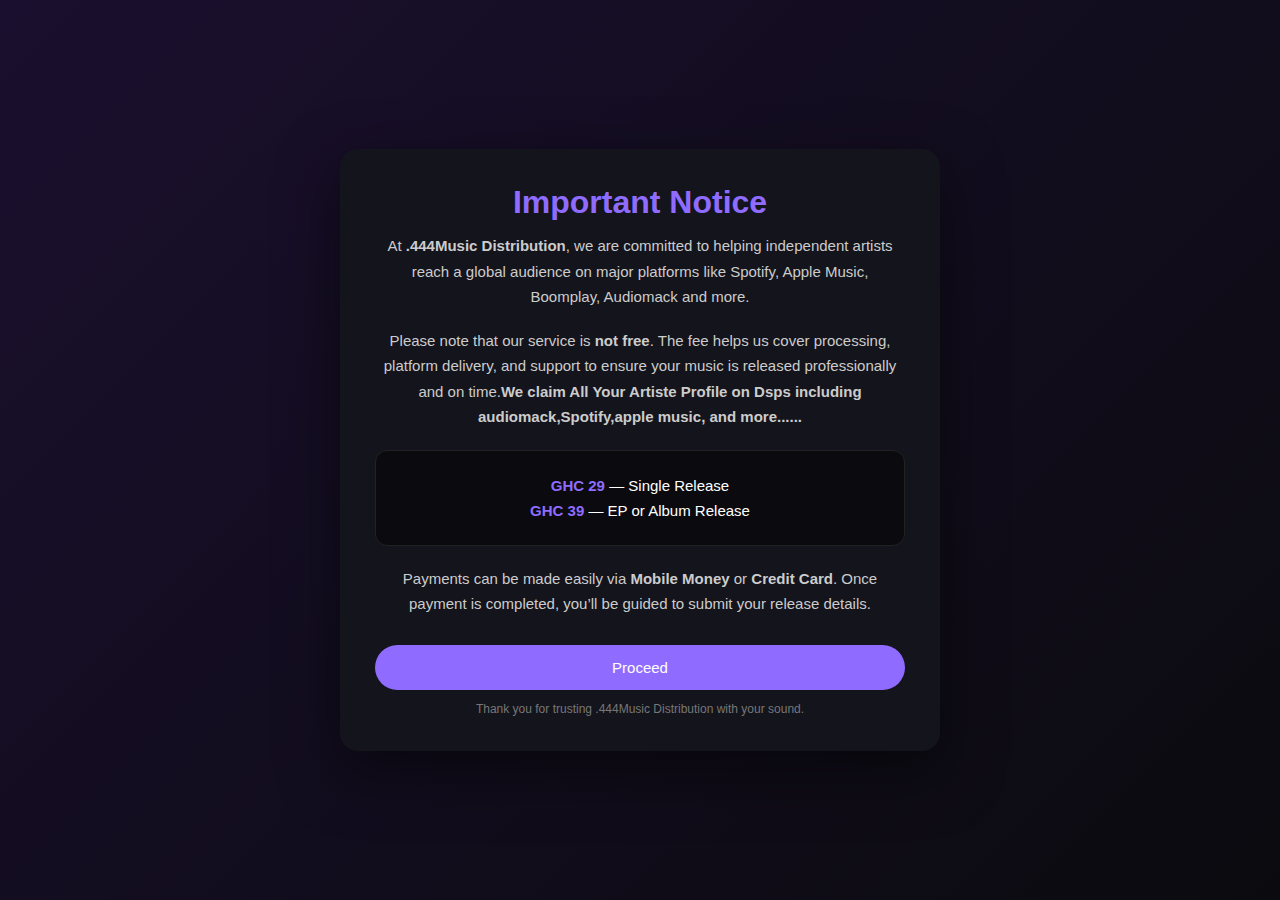
<file: exp 2.html>
<!DOCTYPE html>
<html lang="en">
<head>
    <meta charset="UTF-8">
    <meta name="viewport" content="width=device-width, initial-scale=1.0">
    <title>Explore more</title>
    <link rel="stylesheet" href="exp 2.css">
</head>
<body>

 <div class="box">
    <h1>Important Notice</h1>

    <p>
      At <strong>.444Music Distribution</strong>, we are committed to helping independent
      artists reach a global audience on major platforms like Spotify, Apple Music,
      Boomplay, Audiomack and more.
    </p>

    <p>
      Please note that our service is <strong>not free</strong>. The fee helps us cover
      processing, platform delivery, and support to ensure your music is released
      professionally and on time.<strong>We claim All Your Artiste Profile on Dsps including 
      audiomack,Spotify,apple music, and more......</strong>
    </p>

    <div class="prices">
      <div><span>GHC 29</span> — Single Release</div>
      <div><span>GHC 39</span> — EP or Album Release</div>
    </div>

    <p>
      Payments can be made easily via <strong>Mobile Money</strong> or <strong>Credit Card</strong>.
      Once payment is completed, you’ll be guided to submit your release details.
    </p>

    <a href="submit.html">
      <button>Proceed</button>
    </a>

    <div class="note">
      Thank you for trusting .444Music Distribution with your sound.
    </div>
  </div>

</body>
</html>
</file>
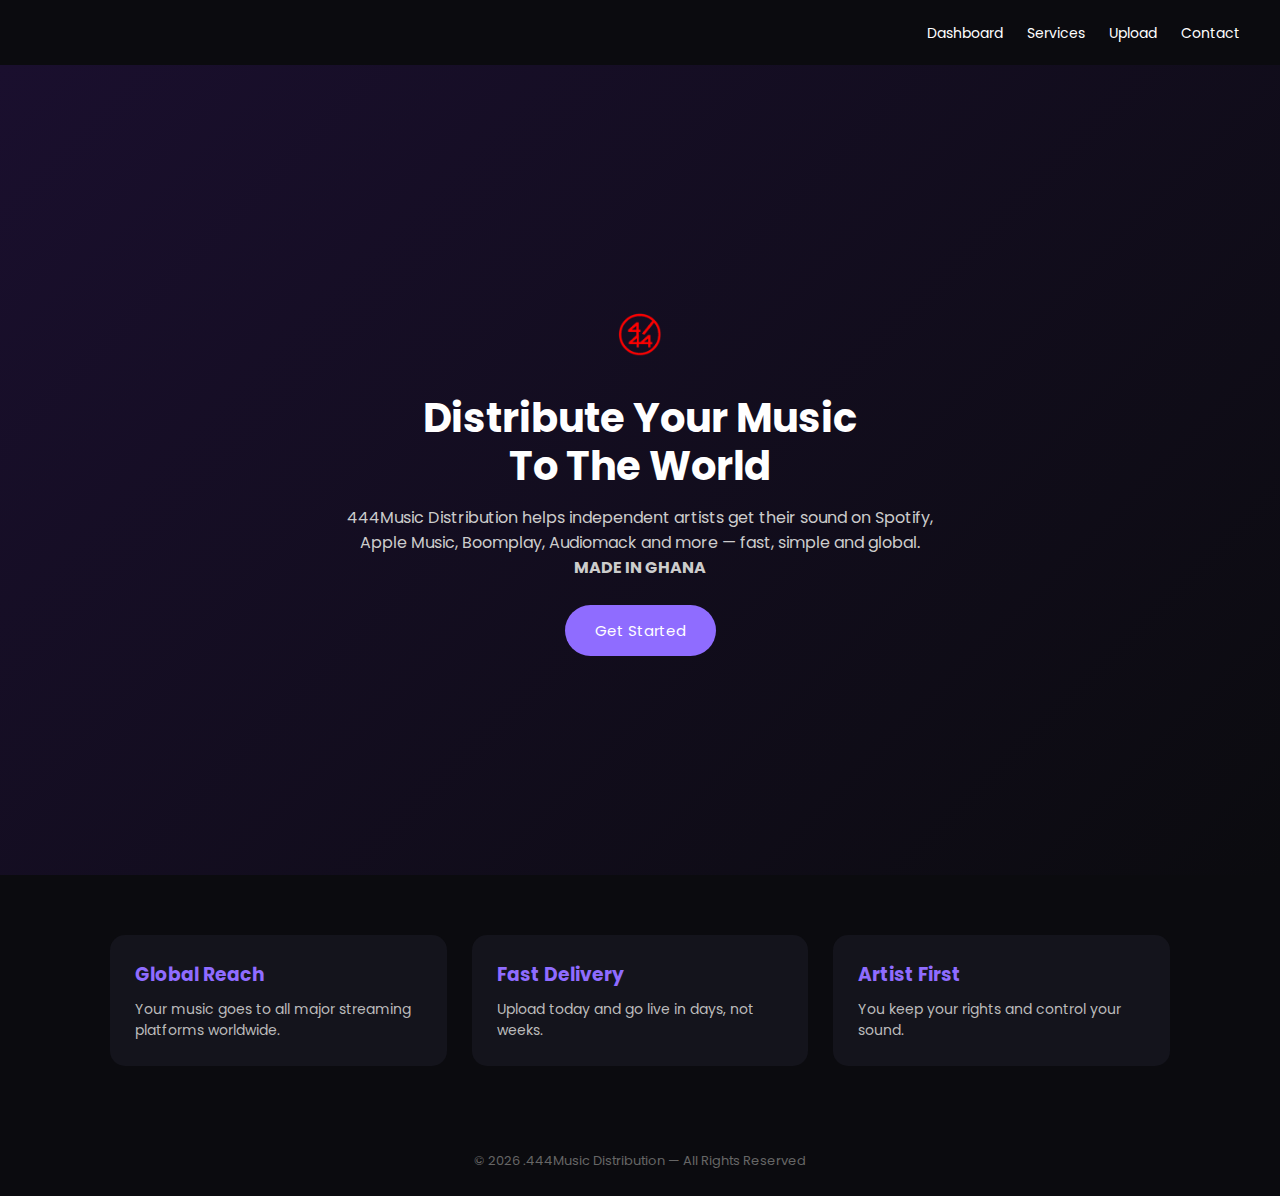
<file: home.html>
<!DOCTYPE html>
<html lang="en">
<head>
   <meta charset="UTF-8">
    <meta name="viewport" content="width=device-width", initial-scale="1.0">
    <meta name="viewport" content="width=device-width, initial-scale=1.0">
  <title>444Music Distribution</title>
  <link href="https://fonts.googleapis.com/css2?family=Poppins:wght@300;400;600;700&display=swap" rel="stylesheet">
  <link rel="stylesheet" href="home.css">
</head>
<body>

<header>
  <h1></h1>
  <nav> 
    
    <a href="dashboard.html">Dashboard</a>
    <a href="https://fourfourfourbrand444.github.io/444/">Services</a>
    <a href="submissions.html">Upload</a>
    <a href="https://wa.me/+233530399523">Contact</a>
  </nav>
</header>
<section class="hero">
  <div>
    <img src="log png.PNG" alt="" width="80px">
    <h2>Distribute Your Music<br>To The World</h2>
    <p>
      444Music Distribution helps independent artists get their sound on
      Spotify, Apple Music, Boomplay, Audiomack and more — fast, simple and global.
      <strong>MADE IN GHANA</strong>
    </p> <a href="submissions.html">
        <button>Get Started</button>
    </a>
  </div>
</section>

<section class="features">
  <div class="card">
    <h3>Global Reach</h3>
    <p>Your music goes to all major streaming platforms worldwide.</p>
  </div>
  <div class="card">
    <h3>Fast Delivery</h3>
    <p>Upload today and go live in days, not weeks.</p>
  </div>
  <div class="card">
    <h3>Artist First</h3>
    <p>You keep your rights and control your sound.</p>
  </div>
</section>

<footer>
  © 2026 .444Music Distribution — All Rights Reserved
</footer>

</body>
</html>
</file>
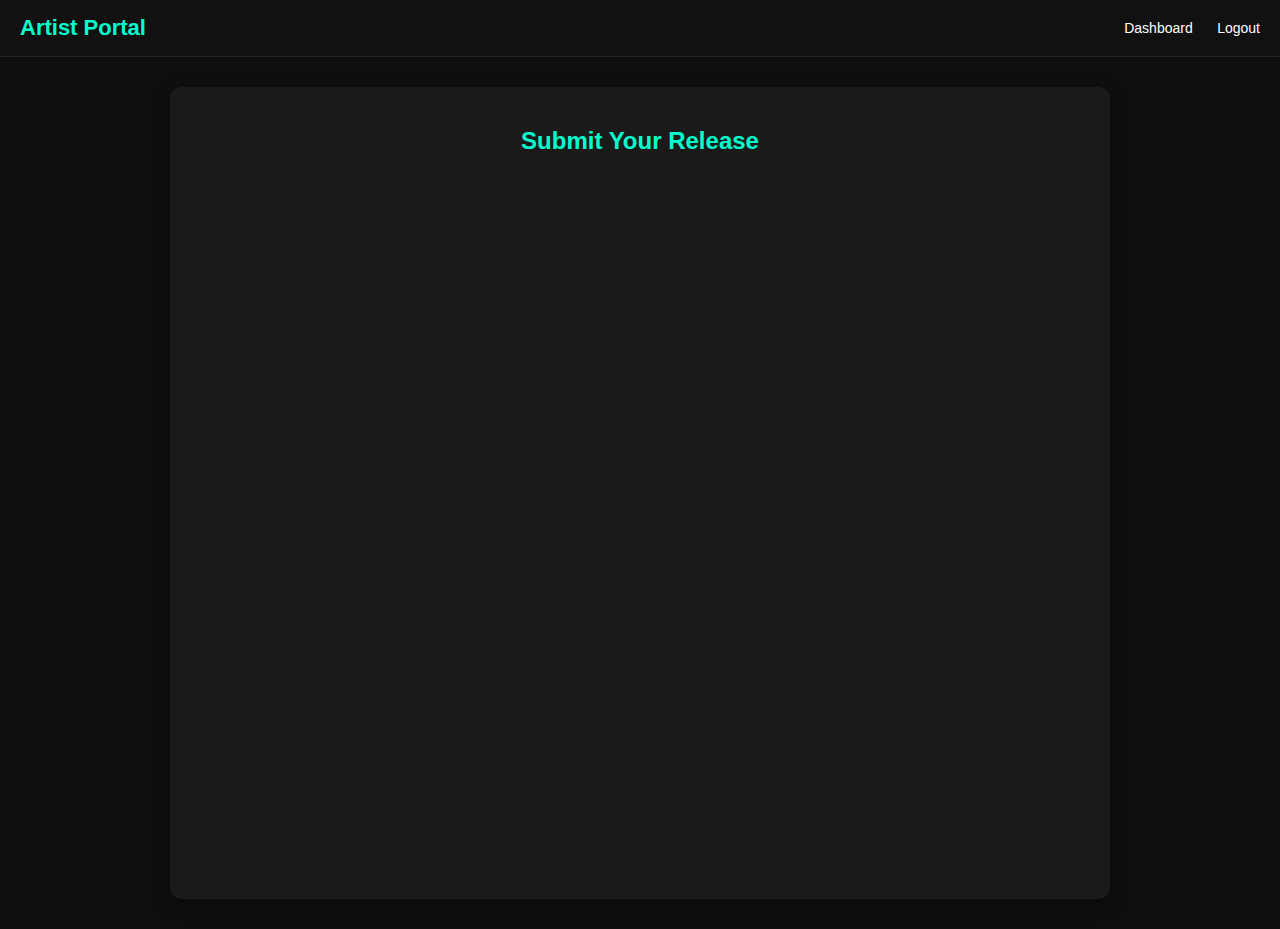
<file: submissions.html>
<!DOCTYPE html>
<html lang="en">
<head>
<meta charset="UTF-8">
<meta name="viewport" content="width=device-width, initial-scale=1.0">
<title>Submit Release | Artist Portal</title>
<link rel="stylesheet" href="sub.css">
<style>

</style>
</head>
<body>
<header>
  <h1>Artist Portal</h1>
  <nav>
    <a href="dashboard.html">Dashboard</a>
    <a href="view.html">Logout</a>
  </nav>
</header>

<div class="form-container">
  <h2>Submit Your Release</h2>
  <!-- Replace YOUR_TALLY_FORM_URL with your actual Tally form link -->
  <iframe src="https://tally.so/r/NpX0pp" title="Submission Form"></iframe>
</div>
</body>
</html>
</file>
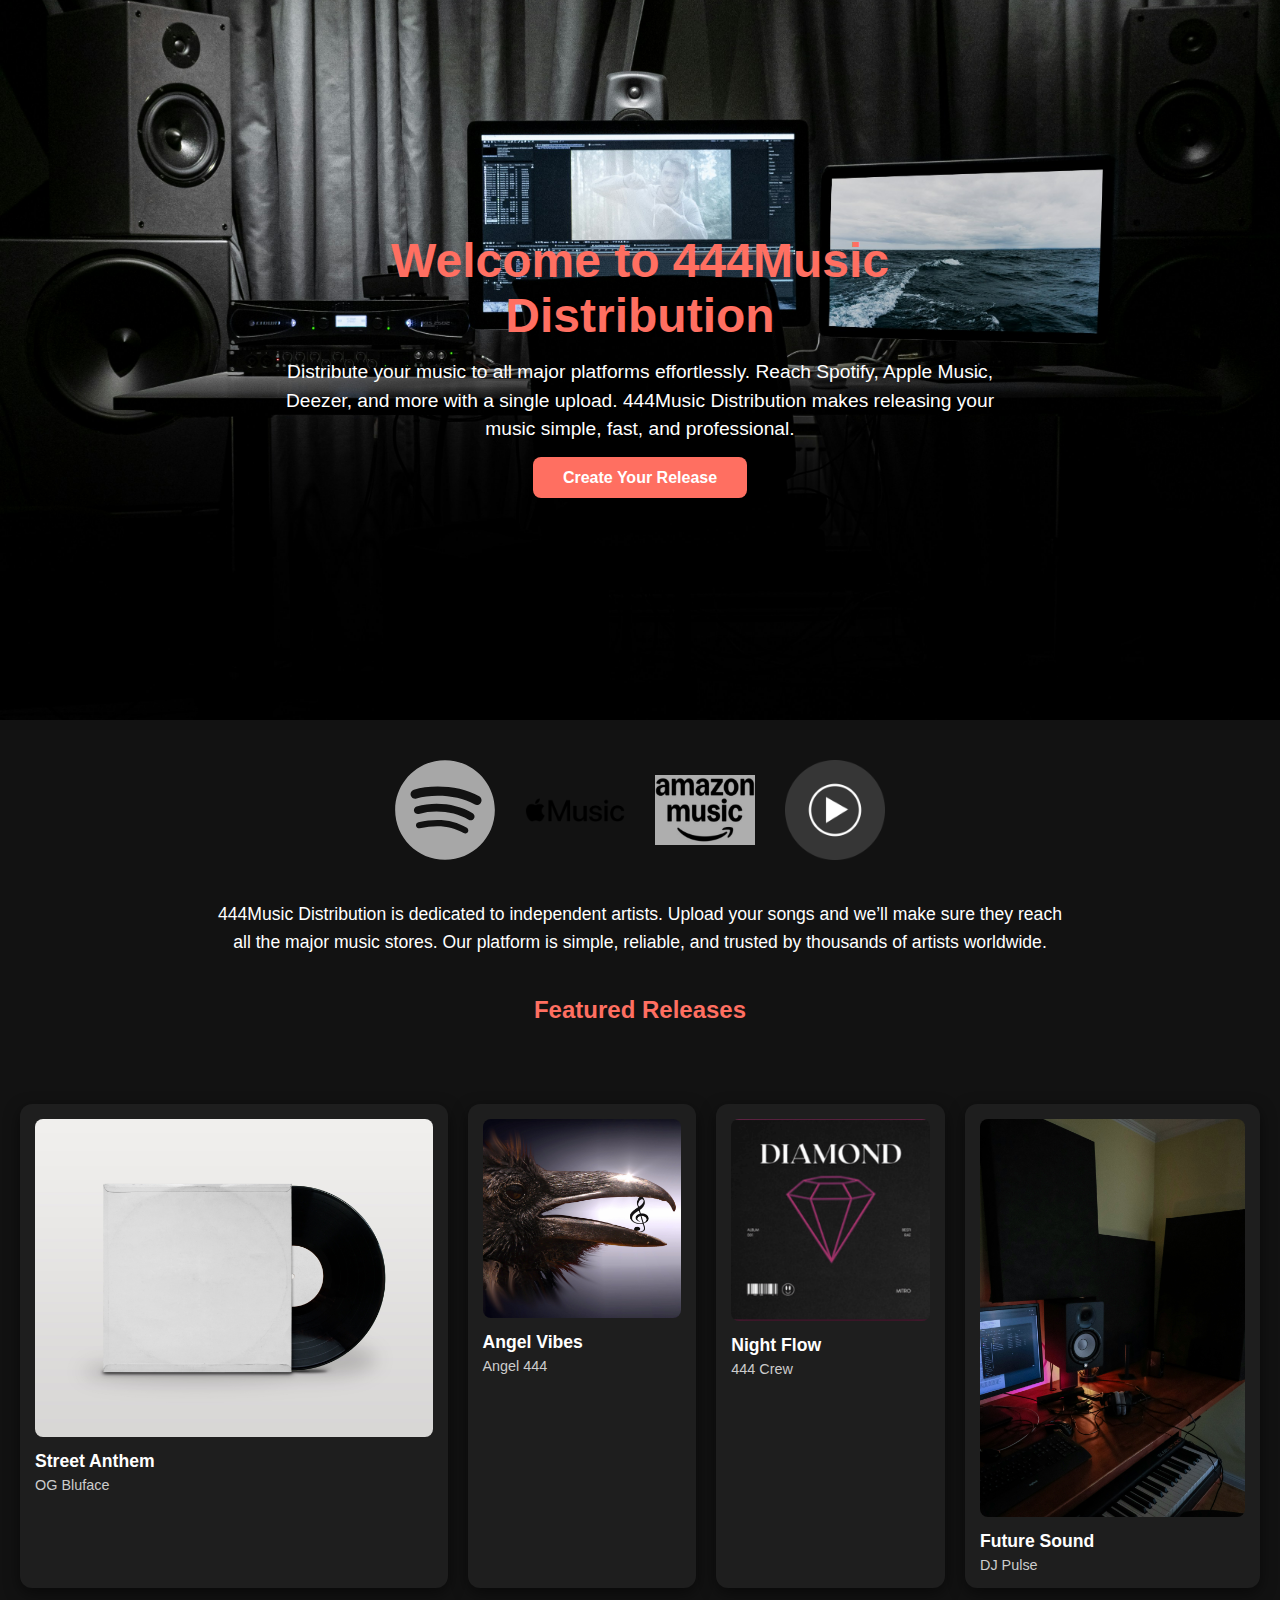
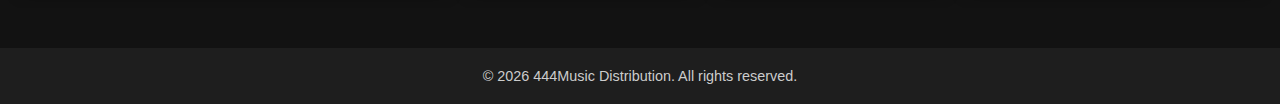
<file: view.html>
<!DOCTYPE html>
<html lang="en">
<head>
<meta charset="UTF-8">
<meta name="viewport" content="width=device-width, initial-scale=1.0">
<title>444Music Distribution</title>
<link rel="stylesheet" href="view.css">
<style>

</style>
</head>
<body>

<!-- Hero Section -->
<header>
  <div class="slide active" style="background-image:url(philip-myrtorp-8P3JkZchaYI-unsplash.jpg);"></div>
  <div class="slide" style="background-image:url(sorin-basangeac-3beMtLPedqI-unsplash.jpg);"></div>
  <div class="slide" style="background-image:url(xt7-core-4k3ubYsk37Y-unsplash.jpg);"></div>

  <div class="hero-content">
    <h1>Welcome to 444Music Distribution</h1>
    <p>Distribute your music to all major platforms effortlessly. Reach Spotify, Apple Music, Deezer, and more with a single upload. 444Music Distribution makes releasing your music simple, fast, and professional.</p>
    <a href="register.html">Create Your Release</a>
  </div>
</header>

<!-- Music Stores Logos -->
<section class="stores">
  <img src="Spotify_logo_without_text.svg" alt="Spotify">
  <img src="Apple_Music_logo.svg.png" alt="Apple Music">

  <img src="Amazon_Music_2024.png" alt="Amazon Music">
  <img src="Youtube_Music_icon.svg.png" alt="YouTube Music">
</section>

<!-- About Section -->
<section class="about">
  <p>444Music Distribution is dedicated to independent artists. Upload your songs and we’ll make sure they reach all the major music stores. Our platform is simple, reliable, and trusted by thousands of artists worldwide.</p>
</section>

<!-- Featured Releases Carousel -->
<section>
  <h2 style="text-align:center; margin-bottom:20px; color:#ff6f61;">Featured Releases</h2>
  <div class="carousel" id="carousel">
    <!-- Cards will be inserted here by JS -->
  </div>
</section>
<div class="carousel">
  <div class="release-card">
    <img src="blank-vinyl-record-jacket-2924018.jpg" alt="Release 1">
    <h3>Street Anthem</h3>
    <p>OG Bluface</p>
  </div>

  <div class="release-card">
    <img src="cd-cover-2993231.jpg" alt="Release 2">
    <h3>Angel Vibes</h3>
    <p>Angel 444</p>
  </div>

  <div class="release-card">
    <img src="music-7687732.png" alt="Release 3">
    <h3>Night Flow</h3>
    <p>444 Crew</p>
  </div>

  <div class="release-card">
    <img src="sorin-basangeac-3beMtLPedqI-unsplash.jpg" alt="Release 4">
    <h3>Future Sound</h3>
    <p>DJ Pulse</p>
  </div>
</div>

<!-- Footer -->
<footer>
  &copy; 2026 444Music Distribution. All rights reserved.
</footer>

<!-- Scripts -->
<script>
  // Hero Slider
  const slides = document.querySelectorAll('.slide');
  let current = 0;
  setInterval(() => {
    slides[current].classList.remove('active');
    current = (current + 1) % slides.length;
    slides[current].classList.add('active');
  }, 4000);

  // Example Featured Releases (replace with Firebase later)
  

  const carousel = document.getElementById("carousel");
  featured.forEach(f => {
    const card = document.createElement("div");
    card.className = "release-card";
    card.innerHTML = `
      <img src="${f.img}" alt="${f.title}">
      <h3>${f.title}</h3>
      <p>${f.artist}</p>
    `;
    carousel.appendChild(card);
  });
</script>
</body>
</html>
</file>
<file: exp 2.css>
*{margin:0;padding:0;box-sizing:border-box;font-family:'Poppins',sans-serif;}
    body{
      background:linear-gradient(135deg,#1a0f2e,#0b0b0f);
      color:#fff;
      min-height:100vh;
      display:flex;
      align-items:center;
      justify-content:center;
      padding:20px;
    }
    .box{
      width:100%;
      max-width:600px;
      background:#14141c;
      padding:35px;
      border-radius:18px;
      box-shadow:0 20px 60px rgba(0,0,0,.5);
      text-align:center;
    }
    h1{
      color:#8f6cff;
      margin-bottom:12px;
    }
    p{
      color:#ccc;
      font-size:15px;
      line-height:1.7;
      margin-bottom:18px;
    }
    .prices{
      background:#0b0b0f;
      border:1px solid #222;
      border-radius:12px;
      padding:18px;
      margin:20px 0;
    }
    .prices div{
      margin:8px 0;
      font-size:15px;
    }
    .prices span{
      color:#8f6cff;
      font-weight:600;
    }
    button{
      width:100%;
      padding:14px;
      margin-top:10px;
      border:none;
      border-radius:30px;
      background:#8f6cff;
      color:#fff;
      font-size:15px;
      cursor:pointer;
    }
    button:hover{background:#6f52d9;}
    .note{
      margin-top:12px;
      font-size:12px;
      color:#777;
    }
</file>
<file: home.css>
*{margin:0;padding:0;box-sizing:border-box;font-family:'Poppins',sans-serif;}
    body{background:#0b0b0f;color:#fff;}
    header{
      display:flex;justify-content:space-between;align-items:center;
      padding:20px 40px;background:#0b0b0f;position:sticky;top:0;z-index:10;
    }
    header h1{color:#8f6cff;font-size:24px;}
    nav a{color:#fff;text-decoration:none;margin-left:20px;font-size:14px;}
    nav a:hover{color:#8f6cff;}

    .hero{
      min-height:90vh;display:flex;align-items:center;justify-content:center;
      text-align:center;padding:40px;
      background:linear-gradient(135deg,#1a0f2e,#0b0b0f);
    }
    .hero h2{font-size:40px;line-height:1.2;margin-bottom:15px;}
    .hero p{max-width:600px;margin:auto;font-size:16px;color:#ccc;}
    .hero button{
      margin-top:25px;padding:14px 30px;border:none;border-radius:30px;
      background:#8f6cff;color:#fff;font-size:15px;cursor:pointer;
    }
    .hero button:hover{background:#6f52d9;}

    .features{
      padding:60px 20px;display:grid;grid-template-columns:repeat(auto-fit,minmax(250px,1fr));
      gap:25px;max-width:1100px;margin:auto;
    }
    .card{
      background:#14141c;padding:25px;border-radius:15px;
    }
    .card h3{margin-bottom:10px;color:#8f6cff;}
    .card p{color:#bbb;font-size:14px;}

    footer{
      text-align:center;padding:25px;background:#0b0b0f;color:#666;font-size:13px;
    }

    @media(max-width:600px){
      .hero h2{font-size:28px;}
      header{padding:15px 20px;}
    }
</file>
<file: sub.css>
body {
    font-family: 'Arial', sans-serif;
    margin: 0;
    background: #0f0f0f;
    color: #fff;
  }

  header {
    background: #111;
    padding: 15px 20px;
    display: flex;
    justify-content: space-between;
    align-items: center;
    border-bottom: 1px solid #222;
  }

  header h1 {
    color: #00ffcc;
    margin: 0;
    font-size: 22px;
  }

  header nav a {
    color: #fff;
    text-decoration: none;
    margin-left: 20px;
    font-size: 14px;
    transition: color 0.3s;
  }

  header nav a:hover {
    color: #00ffcc;
  }

  .form-container {
    max-width: 900px;
    margin: 30px auto;
    padding: 20px;
    background: #1a1a1a;
    border-radius: 12px;
    box-shadow: 0 6px 20px rgba(0,0,0,0.4);
  }

  .form-container h2 {
    color: #00ffcc;
    text-align: center;
    margin-bottom: 20px;
  }

  iframe {
    width: 100%;
    height: 700px;
    border-radius: 10px;
    border: none;
  }

  @media(max-width: 600px){
    iframe { height: 600px; }
    header h1 { font-size: 18px; }
    header nav a { font-size: 13px; margin-left: 10px; }
  }
</file>
<file: view.css>
/* Reset & Body */
* { box-sizing: border-box; margin: 0; padding: 0; }
body { font-family: 'Arial', sans-serif; background: #121212; color: #fff; overflow-x: hidden; }

/* Hero Section */
header {
  position: relative;
  height: 80vh;
  display: flex;
  align-items: center;
  justify-content: center;
  overflow: hidden;
}
.slide {
  position: absolute;
  width: 100%;
  height: 100%;
  background-size: cover;
  background-position: center;
  opacity: 0;
  transition: opacity 2s ease-in-out;
}
.slide.active { opacity: 1; }

.hero-content {
  position: relative;
  z-index: 2;
  text-align: center;
  max-width: 800px;
  padding: 20px;
  animation: fadeIn 2s ease-out;
}
.hero-content h1 { font-size: 3rem; color: #ff6f61; margin-bottom: 15px; }
.hero-content p { font-size: 1.2rem; margin-bottom: 25px; line-height: 1.5; }
.hero-content a { padding: 12px 30px; background: #ff6f61; color: #fff; text-decoration: none; border-radius: 8px; font-weight: bold; transition: all 0.3s; }
.hero-content a:hover { background: #ff4c3b; transform: scale(1.05); }

@keyframes fadeIn {
  0% { opacity: 0; transform: translateY(20px);}
  100% { opacity: 1; transform: translateY(0);}
}

/* Music Stores Logos */
.stores {
  display: flex;
  justify-content: center;
  align-items: center;
  flex-wrap: wrap;
  gap: 30px;
  margin: 40px 0;
}
.stores img { width: 100px; filter: grayscale(100%); transition: all 0.3s; cursor: pointer;}
.stores img:hover { filter: grayscale(0%); transform: scale(1.1); }

/* About Section */
.about {
  max-width: 900px;
  margin: 40px auto;
  text-align: center;
  line-height: 1.6;
  font-size: 1.1rem;
  padding: 0 20px;
}

/* Featured Releases Carousel */
.carousel {
  display: flex;
  overflow-x: auto;
  gap: 20px;
  padding: 20px;
  scroll-behavior: smooth;
}
.carousel::-webkit-scrollbar { display: none; }

.release-card {
  min-width: 200px;
  background: #1e1e1e;
  border-radius: 12px;
  padding: 15px;
  box-shadow: 0 5px 15px rgba(0,0,0,0.5);
  transition: transform 0.3s, box-shadow 0.3s;
  cursor: pointer;
}
.release-card:hover { transform: translateY(-5px); box-shadow: 0 10px 20px rgba(0,0,0,0.7);}
.release-card img { width: 100%; border-radius: 8px; margin-bottom: 10px;}
.release-card h3 { font-size: 1.1rem; margin-bottom: 5px; }
.release-card p { font-size: 0.9rem; color: #ccc; }

/* Footer */
footer {
  background: #1e1e1e;
  text-align: center;
  padding: 20px 10px;
  font-size: 0.9rem;
  margin-top: 40px;
  color: #ccc;
}

/* Responsive */
@media (max-width: 768px) {
  .hero-content h1 { font-size: 2rem; }
  .hero-content p { font-size: 1rem; }
  .stores img { width: 80px; }
  .release-card { min-width: 150px; }
}
</file>
